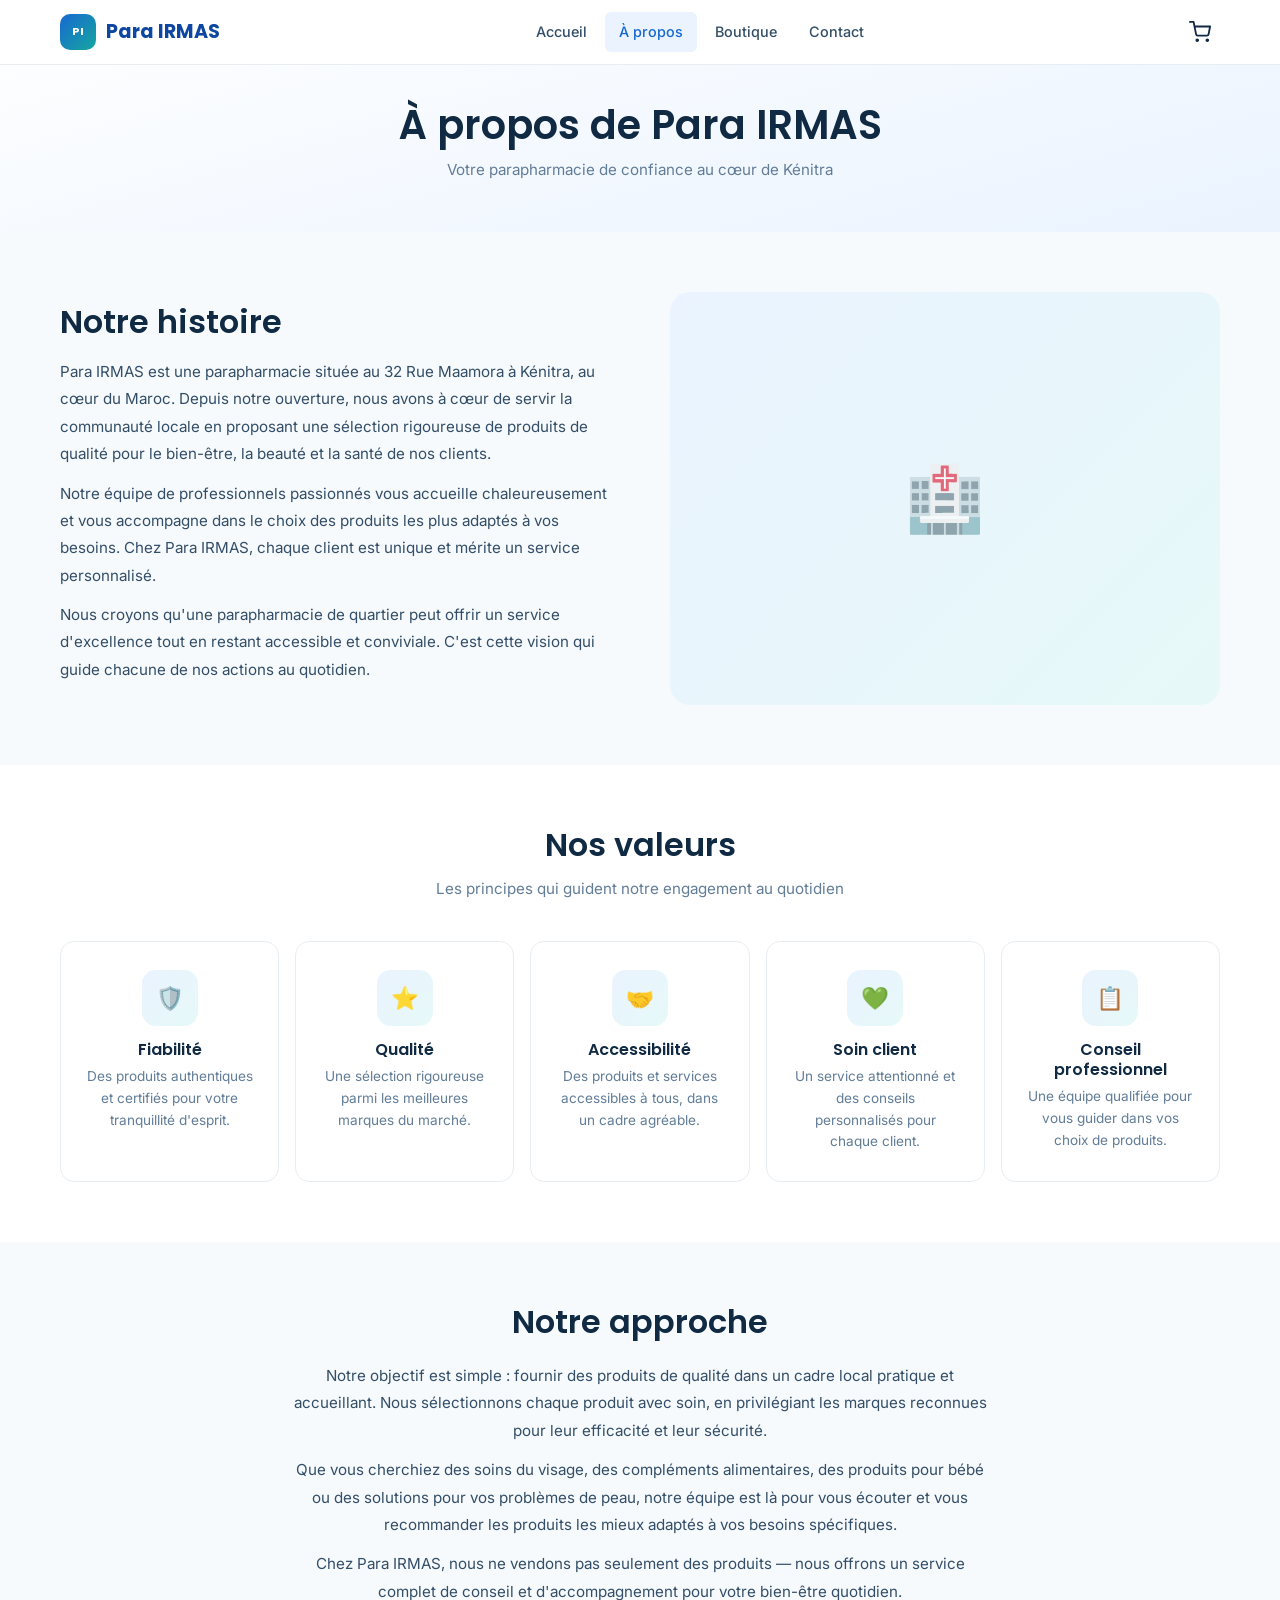
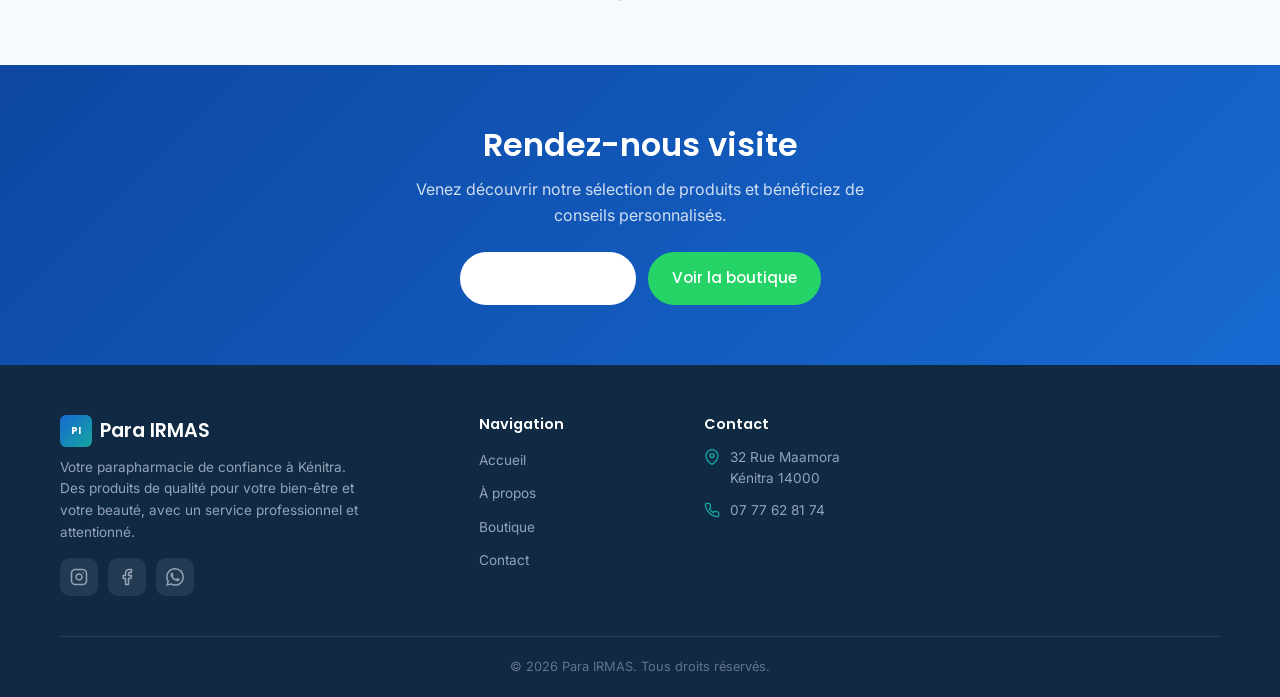
<file: about.html>
<!DOCTYPE html>
<html lang="fr">
<head>
  <meta charset="UTF-8">
  <meta name="viewport" content="width=device-width, initial-scale=1.0">
  <meta name="description" content="Découvrez Para IRMAS — votre parapharmacie de confiance à Kénitra. Notre histoire, nos valeurs et notre engagement.">
  <title>À propos — Para IRMAS</title>
  <link rel="preconnect" href="https://fonts.googleapis.com">
  <link rel="preconnect" href="https://fonts.gstatic.com" crossorigin>
  <link href="https://fonts.googleapis.com/css2?family=Inter:wght@400;500;600;700&family=Poppins:wght@500;600;700&display=swap" rel="stylesheet">
  <link rel="stylesheet" href="style.css">
</head>
<body>

  <!-- Navbar -->
  <nav class="navbar" role="navigation" aria-label="Navigation principale">
    <div class="navbar-inner">
      <a href="index.html" class="navbar-brand">
        <span class="brand-icon">PI</span>
        Para IRMAS
      </a>
      <div class="nav-links">
        <a href="index.html">Accueil</a>
        <a href="about.html" class="active">À propos</a>
        <a href="shop.html">Boutique</a>
        <a href="contact.html">Contact</a>
      </div>
      <div class="nav-right">
        <div class="cart-icon-wrapper" onclick="openCart()" role="button" aria-label="Ouvrir le panier" tabindex="0">
          <svg width="22" height="22" viewBox="0 0 24 24" fill="none" stroke="currentColor" stroke-width="2" stroke-linecap="round" stroke-linejoin="round"><circle cx="9" cy="21" r="1"></circle><circle cx="20" cy="21" r="1"></circle><path d="M1 1h4l2.68 13.39a2 2 0 0 0 2 1.61h9.72a2 2 0 0 0 2-1.61L23 6H6"></path></svg>
          <span class="cart-badge" style="display:none">0</span>
        </div>
        <button class="mobile-menu-toggle" aria-label="Menu mobile">
          <span></span>
        </button>
      </div>
    </div>
  </nav>
  <div class="nav-overlay"></div>

  <!-- Page Hero -->
  <section class="page-hero">
    <div class="container">
      <h1 class="reveal">À propos de Para IRMAS</h1>
      <p class="reveal">Votre parapharmacie de confiance au cœur de Kénitra</p>
    </div>
  </section>

  <!-- Our Story -->
  <section class="section">
    <div class="container">
      <div class="about-story">
        <div class="about-story-content reveal">
          <h2>Notre histoire</h2>
          <p>Para IRMAS est une parapharmacie située au 32 Rue Maamora à Kénitra, au cœur du Maroc. Depuis notre ouverture, nous avons à cœur de servir la communauté locale en proposant une sélection rigoureuse de produits de qualité pour le bien-être, la beauté et la santé de nos clients.</p>
          <p>Notre équipe de professionnels passionnés vous accueille chaleureusement et vous accompagne dans le choix des produits les plus adaptés à vos besoins. Chez Para IRMAS, chaque client est unique et mérite un service personnalisé.</p>
          <p>Nous croyons qu'une parapharmacie de quartier peut offrir un service d'excellence tout en restant accessible et conviviale. C'est cette vision qui guide chacune de nos actions au quotidien.</p>
        </div>
        <div class="about-story-image reveal">
          <div class="about-placeholder">🏥</div>
        </div>
      </div>
    </div>
  </section>

  <!-- Values -->
  <section class="section" style="background: var(--surface);">
    <div class="container">
      <div class="section-header reveal">
        <h2>Nos valeurs</h2>
        <p>Les principes qui guident notre engagement au quotidien</p>
      </div>
      <div class="values-grid">
        <div class="value-card reveal">
          <div class="value-icon">🛡️</div>
          <h3>Fiabilité</h3>
          <p>Des produits authentiques et certifiés pour votre tranquillité d'esprit.</p>
        </div>
        <div class="value-card reveal">
          <div class="value-icon">⭐</div>
          <h3>Qualité</h3>
          <p>Une sélection rigoureuse parmi les meilleures marques du marché.</p>
        </div>
        <div class="value-card reveal">
          <div class="value-icon">🤝</div>
          <h3>Accessibilité</h3>
          <p>Des produits et services accessibles à tous, dans un cadre agréable.</p>
        </div>
        <div class="value-card reveal">
          <div class="value-icon">💚</div>
          <h3>Soin client</h3>
          <p>Un service attentionné et des conseils personnalisés pour chaque client.</p>
        </div>
        <div class="value-card reveal">
          <div class="value-icon">📋</div>
          <h3>Conseil professionnel</h3>
          <p>Une équipe qualifiée pour vous guider dans vos choix de produits.</p>
        </div>
      </div>
    </div>
  </section>

  <!-- Approach -->
  <section class="section">
    <div class="container">
      <div class="approach-content reveal">
        <h2 style="text-align: center; margin-bottom: 20px;">Notre approche</h2>
        <p>Notre objectif est simple : fournir des produits de qualité dans un cadre local pratique et accueillant. Nous sélectionnons chaque produit avec soin, en privilégiant les marques reconnues pour leur efficacité et leur sécurité.</p>
        <p style="margin-top: 12px;">Que vous cherchiez des soins du visage, des compléments alimentaires, des produits pour bébé ou des solutions pour vos problèmes de peau, notre équipe est là pour vous écouter et vous recommander les produits les mieux adaptés à vos besoins spécifiques.</p>
        <p style="margin-top: 12px;">Chez Para IRMAS, nous ne vendons pas seulement des produits — nous offrons un service complet de conseil et d'accompagnement pour votre bien-être quotidien.</p>
      </div>
    </div>
  </section>

  <!-- CTA -->
  <section class="section" style="background: linear-gradient(135deg, var(--primary-dark), var(--primary)); text-align: center;">
    <div class="container reveal">
      <h2 style="color: #fff; margin-bottom: 12px;">Rendez-nous visite</h2>
      <p style="color: rgba(255,255,255,0.8); margin-bottom: 24px; max-width: 480px; margin-left: auto; margin-right: auto;">Venez découvrir notre sélection de produits et bénéficiez de conseils personnalisés.</p>
      <div style="display: flex; gap: 12px; justify-content: center; flex-wrap: wrap;">
        <a href="contact.html" class="btn btn-secondary" style="border-color: #fff; color: #fff;">Nous contacter</a>
        <a href="shop.html" class="btn btn-whatsapp">Voir la boutique</a>
      </div>
    </div>
  </section>

  <!-- Footer -->
  <footer class="footer">
    <div class="container">
      <div class="footer-grid">
        <div class="footer-brand">
          <h3><span class="brand-icon">PI</span> Para IRMAS</h3>
          <p>Votre parapharmacie de confiance à Kénitra. Des produits de qualité pour votre bien-être et votre beauté, avec un service professionnel et attentionné.</p>
          <div class="footer-social">
            <a href="#" aria-label="Instagram">
              <svg width="18" height="18" viewBox="0 0 24 24" fill="none" stroke="currentColor" stroke-width="2" stroke-linecap="round" stroke-linejoin="round"><rect x="2" y="2" width="20" height="20" rx="5" ry="5"></rect><path d="M16 11.37A4 4 0 1 1 12.63 8 4 4 0 0 1 16 11.37z"></path><line x1="17.5" y1="6.5" x2="17.51" y2="6.5"></line></svg>
            </a>
            <a href="#" aria-label="Facebook">
              <svg width="18" height="18" viewBox="0 0 24 24" fill="none" stroke="currentColor" stroke-width="2" stroke-linecap="round" stroke-linejoin="round"><path d="M18 2h-3a5 5 0 0 0-5 5v3H7v4h3v8h4v-8h3l1-4h-4V7a1 1 0 0 1 1-1h3z"></path></svg>
            </a>
            <a href="https://wa.me/212668313233" target="_blank" rel="noopener noreferrer" aria-label="WhatsApp">
              <svg width="18" height="18" viewBox="0 0 24 24" fill="currentColor"><path d="M17.472 14.382c-.297-.149-1.758-.867-2.03-.967-.273-.099-.471-.148-.67.15-.197.297-.767.966-.94 1.164-.173.199-.347.223-.644.075-.297-.15-1.255-.463-2.39-1.475-.883-.788-1.48-1.761-1.653-2.059-.173-.297-.018-.458.13-.606.134-.133.298-.347.446-.52.149-.174.198-.298.298-.497.099-.198.05-.371-.025-.52-.075-.149-.669-1.612-.916-2.207-.242-.579-.487-.5-.669-.51-.173-.008-.371-.01-.57-.01-.198 0-.52.074-.792.372-.272.297-1.04 1.016-1.04 2.479 0 1.462 1.065 2.875 1.213 3.074.149.198 2.096 3.2 5.077 4.487.709.306 1.262.489 1.694.625.712.227 1.36.195 1.871.118.571-.085 1.758-.719 2.006-1.413.248-.694.248-1.289.173-1.413-.074-.124-.272-.198-.57-.347m-5.421 7.403h-.004a9.87 9.87 0 01-5.031-1.378l-.361-.214-3.741.982.998-3.648-.235-.374a9.86 9.86 0 01-1.51-5.26c.001-5.45 4.436-9.884 9.888-9.884 2.64 0 5.122 1.03 6.988 2.898a9.825 9.825 0 012.893 6.994c-.003 5.45-4.437 9.884-9.885 9.884m8.413-18.297A11.815 11.815 0 0012.05 0C5.495 0 .16 5.335.157 11.892c0 2.096.547 4.142 1.588 5.945L.057 24l6.305-1.654a11.882 11.882 0 005.683 1.448h.005c6.554 0 11.89-5.335 11.893-11.893a11.821 11.821 0 00-3.48-8.413z"></path></svg>
            </a>
          </div>
        </div>
        <div class="footer-col">
          <h4>Navigation</h4>
          <ul>
            <li><a href="index.html">Accueil</a></li>
            <li><a href="about.html">À propos</a></li>
            <li><a href="shop.html">Boutique</a></li>
            <li><a href="contact.html">Contact</a></li>
          </ul>
        </div>
        <div class="footer-col">
          <h4>Contact</h4>
          <div class="footer-contact-item">
            <svg width="16" height="16" viewBox="0 0 24 24" fill="none" stroke="currentColor" stroke-width="2" stroke-linecap="round" stroke-linejoin="round"><path d="M21 10c0 7-9 13-9 13s-9-6-9-13a9 9 0 0 1 18 0z"></path><circle cx="12" cy="10" r="3"></circle></svg>
            <span>32 Rue Maamora<br>Kénitra 14000</span>
          </div>
          <div class="footer-contact-item">
            <svg width="16" height="16" viewBox="0 0 24 24" fill="none" stroke="currentColor" stroke-width="2" stroke-linecap="round" stroke-linejoin="round"><path d="M22 16.92v3a2 2 0 0 1-2.18 2 19.79 19.79 0 0 1-8.63-3.07 19.5 19.5 0 0 1-6-6 19.79 19.79 0 0 1-3.07-8.67A2 2 0 0 1 4.11 2h3a2 2 0 0 1 2 1.72 12.84 12.84 0 0 0 .7 2.81 2 2 0 0 1-.45 2.11L8.09 9.91a16 16 0 0 0 6 6l1.27-1.27a2 2 0 0 1 2.11-.45 12.84 12.84 0 0 0 2.81.7A2 2 0 0 1 22 16.92z"></path></svg>
            <a href="tel:0777628174">07 77 62 81 74</a>
          </div>
        </div>
      </div>
      <div class="footer-bottom">
        <p>&copy; 2026 Para IRMAS. Tous droits réservés.</p>
      </div>
    </div>
  </footer>

  <!-- Cart Drawer -->
  <div class="cart-overlay" onclick="closeCart()"></div>
  <div class="cart-drawer" role="dialog" aria-label="Panier">
    <div class="cart-drawer-header">
      <h3>
        <svg width="20" height="20" viewBox="0 0 24 24" fill="none" stroke="currentColor" stroke-width="2" stroke-linecap="round" stroke-linejoin="round"><circle cx="9" cy="21" r="1"></circle><circle cx="20" cy="21" r="1"></circle><path d="M1 1h4l2.68 13.39a2 2 0 0 0 2 1.61h9.72a2 2 0 0 0 2-1.61L23 6H6"></path></svg>
        Mon panier
      </h3>
      <button class="cart-close-btn" onclick="closeCart()" aria-label="Fermer le panier">
        <svg width="20" height="20" viewBox="0 0 24 24" fill="none" stroke="currentColor" stroke-width="2" stroke-linecap="round" stroke-linejoin="round"><line x1="18" y1="6" x2="6" y2="18"></line><line x1="6" y1="6" x2="18" y2="18"></line></svg>
      </button>
    </div>
    <div class="cart-items">
      <div class="cart-empty">
        <svg width="48" height="48" viewBox="0 0 24 24" fill="none" stroke="currentColor" stroke-width="1.5" stroke-linecap="round" stroke-linejoin="round"><circle cx="9" cy="21" r="1"></circle><circle cx="20" cy="21" r="1"></circle><path d="M1 1h4l2.68 13.39a2 2 0 0 0 2 1.61h9.72a2 2 0 0 0 2-1.61L23 6H6"></path></svg>
        <p>Votre panier est vide</p>
        <a href="shop.html" class="btn btn-primary btn-sm" onclick="closeCart()">Découvrir nos produits</a>
      </div>
    </div>
    <div class="cart-footer" style="display:none">
      <div class="cart-empty-msg">Veuillez ajouter des produits à votre panier d'abord.</div>
      <div class="cart-totals">
        <span class="cart-total-label">Total</span>
        <span class="cart-total-value">0 DH</span>
      </div>
      <button class="btn btn-whatsapp whatsapp-order-btn" onclick="orderViaWhatsApp()">
        <svg width="20" height="20" viewBox="0 0 24 24" fill="currentColor"><path d="M17.472 14.382c-.297-.149-1.758-.867-2.03-.967-.273-.099-.471-.148-.67.15-.197.297-.767.966-.94 1.164-.173.199-.347.223-.644.075-.297-.15-1.255-.463-2.39-1.475-.883-.788-1.48-1.761-1.653-2.059-.173-.297-.018-.458.13-.606.134-.133.298-.347.446-.52.149-.174.198-.298.298-.497.099-.198.05-.371-.025-.52-.075-.149-.669-1.612-.916-2.207-.242-.579-.487-.5-.669-.51-.173-.008-.371-.01-.57-.01-.198 0-.52.074-.792.372-.272.297-1.04 1.016-1.04 2.479 0 1.462 1.065 2.875 1.213 3.074.149.198 2.096 3.2 5.077 4.487.709.306 1.262.489 1.694.625.712.227 1.36.195 1.871.118.571-.085 1.758-.719 2.006-1.413.248-.694.248-1.289.173-1.413-.074-.124-.272-.198-.57-.347m-5.421 7.403h-.004a9.87 9.87 0 01-5.031-1.378l-.361-.214-3.741.982.998-3.648-.235-.374a9.86 9.86 0 01-1.51-5.26c.001-5.45 4.436-9.884 9.888-9.884 2.64 0 5.122 1.03 6.988 2.898a9.825 9.825 0 012.893 6.994c-.003 5.45-4.437 9.884-9.885 9.884m8.413-18.297A11.815 11.815 0 0012.05 0C5.495 0 .16 5.335.157 11.892c0 2.096.547 4.142 1.588 5.945L.057 24l6.305-1.654a11.882 11.882 0 005.683 1.448h.005c6.554 0 11.89-5.335 11.893-11.893a11.821 11.821 0 00-3.48-8.413z"></path></svg>
        Commander via WhatsApp
      </button>
    </div>
  </div>

  <script src="products.js"></script>
  <script src="cart.js"></script>
  <script src="script.js"></script>
</body>
</html>
</file>
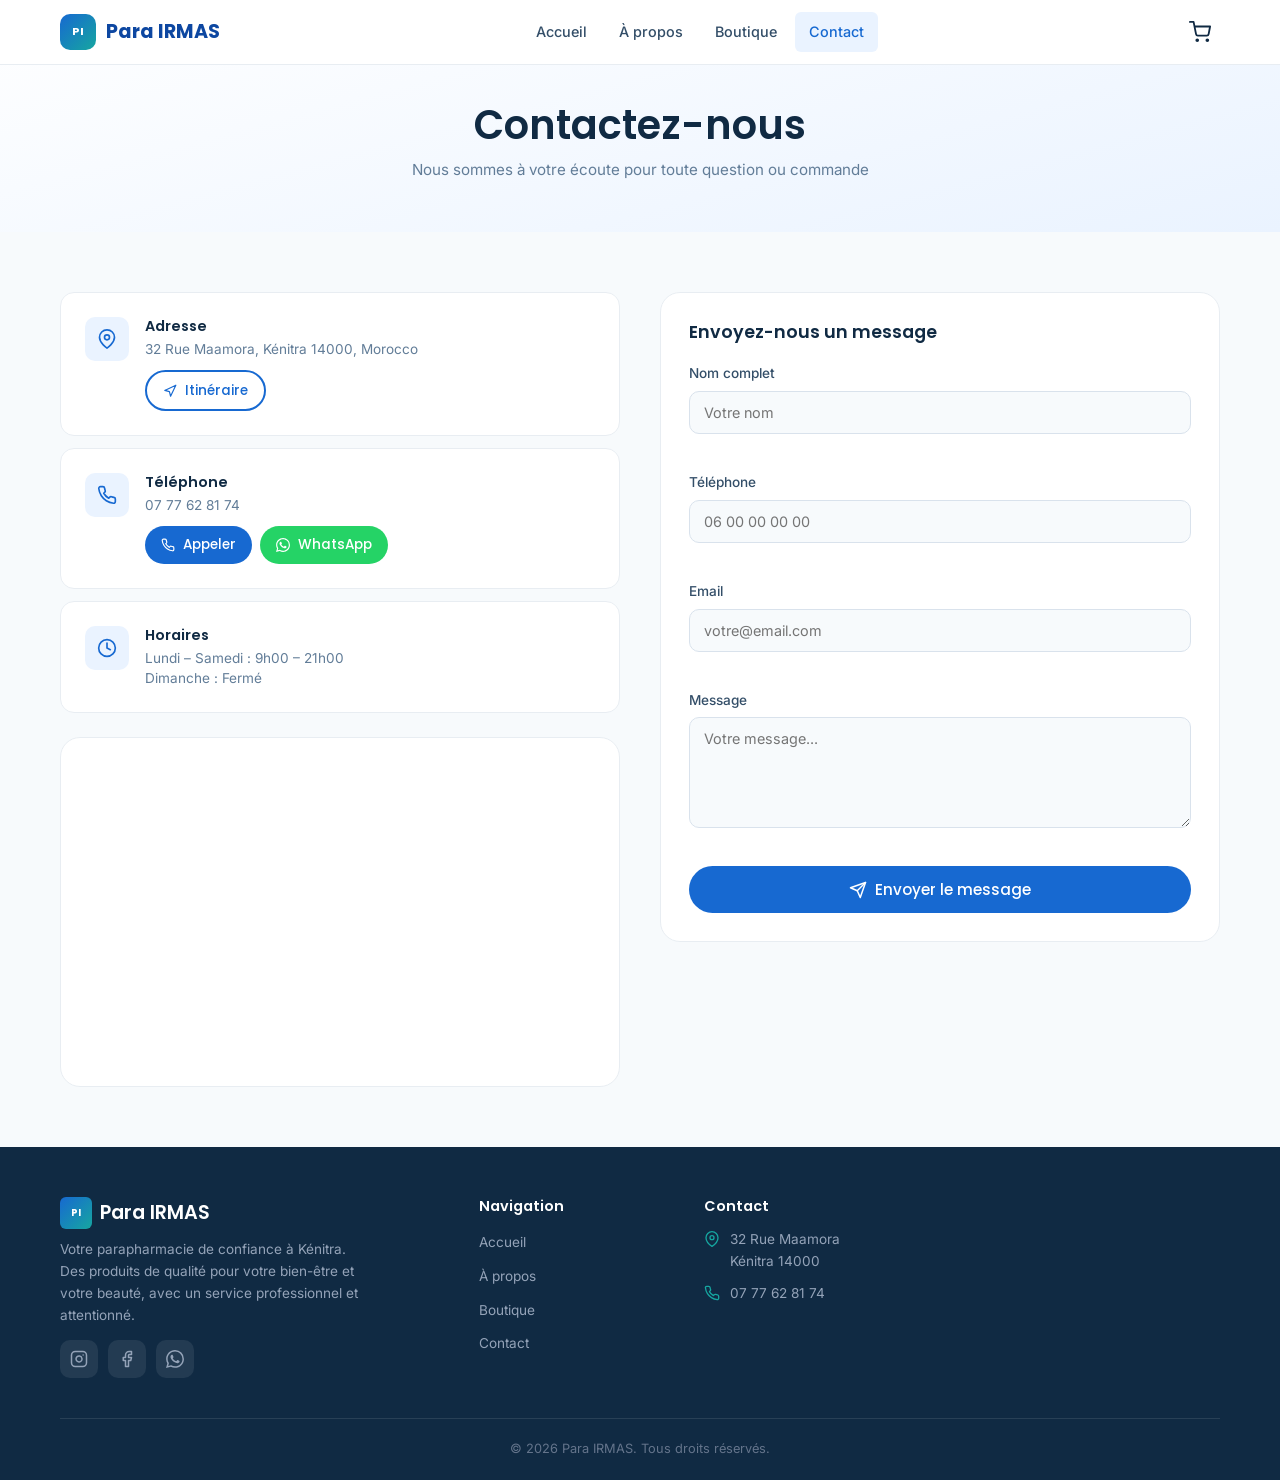
<file: contact.html>
<!DOCTYPE html>
<html lang="fr">
<head>
  <meta charset="UTF-8">
  <meta name="viewport" content="width=device-width, initial-scale=1.0">
  <meta name="description" content="Contactez Para IRMAS — Parapharmacie à Kénitra. Adresse, téléphone, WhatsApp et formulaire de contact.">
  <title>Contact — Para IRMAS</title>
  <link rel="preconnect" href="https://fonts.googleapis.com">
  <link rel="preconnect" href="https://fonts.gstatic.com" crossorigin>
  <link href="https://fonts.googleapis.com/css2?family=Inter:wght@400;500;600;700&family=Poppins:wght@500;600;700&display=swap" rel="stylesheet">
  <link rel="stylesheet" href="style.css">
</head>
<body>

  <!-- Navbar -->
  <nav class="navbar" role="navigation" aria-label="Navigation principale">
    <div class="navbar-inner">
      <a href="index.html" class="navbar-brand">
        <span class="brand-icon">PI</span>
        Para IRMAS
      </a>
      <div class="nav-links">
        <a href="index.html">Accueil</a>
        <a href="about.html">À propos</a>
        <a href="shop.html">Boutique</a>
        <a href="contact.html" class="active">Contact</a>
      </div>
      <div class="nav-right">
        <div class="cart-icon-wrapper" onclick="openCart()" role="button" aria-label="Ouvrir le panier" tabindex="0">
          <svg width="22" height="22" viewBox="0 0 24 24" fill="none" stroke="currentColor" stroke-width="2" stroke-linecap="round" stroke-linejoin="round"><circle cx="9" cy="21" r="1"></circle><circle cx="20" cy="21" r="1"></circle><path d="M1 1h4l2.68 13.39a2 2 0 0 0 2 1.61h9.72a2 2 0 0 0 2-1.61L23 6H6"></path></svg>
          <span class="cart-badge" style="display:none">0</span>
        </div>
        <button class="mobile-menu-toggle" aria-label="Menu mobile">
          <span></span>
        </button>
      </div>
    </div>
  </nav>
  <div class="nav-overlay"></div>

  <!-- Page Hero -->
  <section class="page-hero">
    <div class="container">
      <h1 class="reveal">Contactez-nous</h1>
      <p class="reveal">Nous sommes à votre écoute pour toute question ou commande</p>
    </div>
  </section>

  <!-- Contact Content -->
  <section class="section">
    <div class="container">
      <div class="contact-grid">
        <!-- Left Column -->
        <div>
          <!-- Info Cards -->
          <div class="contact-info-cards reveal">
            <div class="contact-card">
              <div class="contact-card-icon">
                <svg width="20" height="20" viewBox="0 0 24 24" fill="none" stroke="currentColor" stroke-width="2" stroke-linecap="round" stroke-linejoin="round"><path d="M21 10c0 7-9 13-9 13s-9-6-9-13a9 9 0 0 1 18 0z"></path><circle cx="12" cy="10" r="3"></circle></svg>
              </div>
              <div>
                <h4>Adresse</h4>
                <p>32 Rue Maamora, Kénitra 14000, Morocco</p>
                <div class="contact-actions">
                  <a href="https://www.google.com/maps/search/32+Rue+Maamora+Kenitra" target="_blank" rel="noopener noreferrer" class="btn btn-sm btn-secondary">
                    <svg width="14" height="14" viewBox="0 0 24 24" fill="none" stroke="currentColor" stroke-width="2" stroke-linecap="round" stroke-linejoin="round"><polygon points="3 11 22 2 13 21 11 13 3 11"></polygon></svg>
                    Itinéraire
                  </a>
                </div>
              </div>
            </div>
            <div class="contact-card">
              <div class="contact-card-icon">
                <svg width="20" height="20" viewBox="0 0 24 24" fill="none" stroke="currentColor" stroke-width="2" stroke-linecap="round" stroke-linejoin="round"><path d="M22 16.92v3a2 2 0 0 1-2.18 2 19.79 19.79 0 0 1-8.63-3.07 19.5 19.5 0 0 1-6-6 19.79 19.79 0 0 1-3.07-8.67A2 2 0 0 1 4.11 2h3a2 2 0 0 1 2 1.72 12.84 12.84 0 0 0 .7 2.81 2 2 0 0 1-.45 2.11L8.09 9.91a16 16 0 0 0 6 6l1.27-1.27a2 2 0 0 1 2.11-.45 12.84 12.84 0 0 0 2.81.7A2 2 0 0 1 22 16.92z"></path></svg>
              </div>
              <div>
                <h4>Téléphone</h4>
                <p>07 77 62 81 74</p>
                <div class="contact-actions">
                  <a href="tel:0777628174" class="btn btn-sm btn-primary">
                    <svg width="14" height="14" viewBox="0 0 24 24" fill="none" stroke="currentColor" stroke-width="2" stroke-linecap="round" stroke-linejoin="round"><path d="M22 16.92v3a2 2 0 0 1-2.18 2 19.79 19.79 0 0 1-8.63-3.07 19.5 19.5 0 0 1-6-6 19.79 19.79 0 0 1-3.07-8.67A2 2 0 0 1 4.11 2h3a2 2 0 0 1 2 1.72 12.84 12.84 0 0 0 .7 2.81 2 2 0 0 1-.45 2.11L8.09 9.91a16 16 0 0 0 6 6l1.27-1.27a2 2 0 0 1 2.11-.45 12.84 12.84 0 0 0 2.81.7A2 2 0 0 1 22 16.92z"></path></svg>
                    Appeler
                  </a>
                  <a href="https://wa.me/212777628174" target="_blank" rel="noopener noreferrer" class="btn btn-sm btn-whatsapp">
                    <svg width="14" height="14" viewBox="0 0 24 24" fill="currentColor"><path d="M17.472 14.382c-.297-.149-1.758-.867-2.03-.967-.273-.099-.471-.148-.67.15-.197.297-.767.966-.94 1.164-.173.199-.347.223-.644.075-.297-.15-1.255-.463-2.39-1.475-.883-.788-1.48-1.761-1.653-2.059-.173-.297-.018-.458.13-.606.134-.133.298-.347.446-.52.149-.174.198-.298.298-.497.099-.198.05-.371-.025-.52-.075-.149-.669-1.612-.916-2.207-.242-.579-.487-.5-.669-.51-.173-.008-.371-.01-.57-.01-.198 0-.52.074-.792.372-.272.297-1.04 1.016-1.04 2.479 0 1.462 1.065 2.875 1.213 3.074.149.198 2.096 3.2 5.077 4.487.709.306 1.262.489 1.694.625.712.227 1.36.195 1.871.118.571-.085 1.758-.719 2.006-1.413.248-.694.248-1.289.173-1.413-.074-.124-.272-.198-.57-.347m-5.421 7.403h-.004a9.87 9.87 0 01-5.031-1.378l-.361-.214-3.741.982.998-3.648-.235-.374a9.86 9.86 0 01-1.51-5.26c.001-5.45 4.436-9.884 9.888-9.884 2.64 0 5.122 1.03 6.988 2.898a9.825 9.825 0 012.893 6.994c-.003 5.45-4.437 9.884-9.885 9.884m8.413-18.297A11.815 11.815 0 0012.05 0C5.495 0 .16 5.335.157 11.892c0 2.096.547 4.142 1.588 5.945L.057 24l6.305-1.654a11.882 11.882 0 005.683 1.448h.005c6.554 0 11.89-5.335 11.893-11.893a11.821 11.821 0 00-3.48-8.413z"></path></svg>
                    WhatsApp
                  </a>
                </div>
              </div>
            </div>
            <div class="contact-card">
              <div class="contact-card-icon">
                <svg width="20" height="20" viewBox="0 0 24 24" fill="none" stroke="currentColor" stroke-width="2" stroke-linecap="round" stroke-linejoin="round"><circle cx="12" cy="12" r="10"></circle><polyline points="12 6 12 12 16 14"></polyline></svg>
              </div>
              <div>
                <h4>Horaires</h4>
                <p>Lundi – Samedi : 9h00 – 21h00</p>
                <p>Dimanche : Fermé</p>
              </div>
            </div>
          </div>

          <!-- Map -->
          <div class="map-container reveal" style="margin-top: 24px;">
            <iframe
              src="https://www.google.com/maps/embed?pb=!1m18!1m12!1m3!1d3303.0!2d-6.58!3d34.26!2m3!1f0!2f0!3f0!3m2!1i1024!2i768!4f13.1!3m3!1m2!1s0x0%3A0x0!2zMzTCsDE1JzQzLjIiTiA2wrAzNCc0OC4wIlc!5e0!3m2!1sfr!2sma!4v1!5m2!1sfr!2sma&q=32+Rue+Maamora+Kenitra"
              width="100%"
              height="100%"
              style="border:0;"
              allowfullscreen=""
              loading="lazy"
              referrerpolicy="no-referrer-when-downgrade"
              title="Localisation Para IRMAS sur Google Maps">
            </iframe>
          </div>
        </div>

        <!-- Right Column - Form -->
        <div>
          <div class="contact-form-wrapper reveal">
            <h3>Envoyez-nous un message</h3>
            <form class="contact-form" novalidate>
              <div class="form-group">
                <label for="name">Nom complet</label>
                <input type="text" id="name" name="name" required placeholder="Votre nom">
                <span class="field-error"></span>
              </div>
              <div class="form-group">
                <label for="phone">Téléphone</label>
                <input type="tel" id="phone" name="phone" placeholder="06 00 00 00 00">
                <span class="field-error"></span>
              </div>
              <div class="form-group">
                <label for="email">Email</label>
                <input type="email" id="email" name="email" placeholder="votre@email.com">
                <span class="field-error"></span>
              </div>
              <div class="form-group">
                <label for="message">Message</label>
                <textarea id="message" name="message" rows="5" required placeholder="Votre message..."></textarea>
                <span class="field-error"></span>
              </div>
              <button type="submit" class="btn btn-primary" style="width:100%;">
                <svg width="18" height="18" viewBox="0 0 24 24" fill="none" stroke="currentColor" stroke-width="2" stroke-linecap="round" stroke-linejoin="round"><line x1="22" y1="2" x2="11" y2="13"></line><polygon points="22 2 15 22 11 13 2 9 22 2"></polygon></svg>
                Envoyer le message
              </button>
            </form>
            <div class="form-success">
              <svg width="48" height="48" viewBox="0 0 24 24" fill="none" stroke="currentColor" stroke-width="2" stroke-linecap="round" stroke-linejoin="round"><path d="M22 11.08V12a10 10 0 1 1-5.93-9.14"></path><polyline points="22 4 12 14.01 9 11.01"></polyline></svg>
              <h3>Message envoyé !</h3>
              <p>Merci pour votre message. Nous vous répondrons dans les plus brefs délais.</p>
            </div>
          </div>
        </div>
      </div>
    </div>
  </section>

  <!-- Footer -->
  <footer class="footer">
    <div class="container">
      <div class="footer-grid">
        <div class="footer-brand">
          <h3><span class="brand-icon">PI</span> Para IRMAS</h3>
          <p>Votre parapharmacie de confiance à Kénitra. Des produits de qualité pour votre bien-être et votre beauté, avec un service professionnel et attentionné.</p>
          <div class="footer-social">
            <a href="#" aria-label="Instagram">
              <svg width="18" height="18" viewBox="0 0 24 24" fill="none" stroke="currentColor" stroke-width="2" stroke-linecap="round" stroke-linejoin="round"><rect x="2" y="2" width="20" height="20" rx="5" ry="5"></rect><path d="M16 11.37A4 4 0 1 1 12.63 8 4 4 0 0 1 16 11.37z"></path><line x1="17.5" y1="6.5" x2="17.51" y2="6.5"></line></svg>
            </a>
            <a href="#" aria-label="Facebook">
              <svg width="18" height="18" viewBox="0 0 24 24" fill="none" stroke="currentColor" stroke-width="2" stroke-linecap="round" stroke-linejoin="round"><path d="M18 2h-3a5 5 0 0 0-5 5v3H7v4h3v8h4v-8h3l1-4h-4V7a1 1 0 0 1 1-1h3z"></path></svg>
            </a>
            <a href="https://wa.me/212668313233" target="_blank" rel="noopener noreferrer" aria-label="WhatsApp">
              <svg width="18" height="18" viewBox="0 0 24 24" fill="currentColor"><path d="M17.472 14.382c-.297-.149-1.758-.867-2.03-.967-.273-.099-.471-.148-.67.15-.197.297-.767.966-.94 1.164-.173.199-.347.223-.644.075-.297-.15-1.255-.463-2.39-1.475-.883-.788-1.48-1.761-1.653-2.059-.173-.297-.018-.458.13-.606.134-.133.298-.347.446-.52.149-.174.198-.298.298-.497.099-.198.05-.371-.025-.52-.075-.149-.669-1.612-.916-2.207-.242-.579-.487-.5-.669-.51-.173-.008-.371-.01-.57-.01-.198 0-.52.074-.792.372-.272.297-1.04 1.016-1.04 2.479 0 1.462 1.065 2.875 1.213 3.074.149.198 2.096 3.2 5.077 4.487.709.306 1.262.489 1.694.625.712.227 1.36.195 1.871.118.571-.085 1.758-.719 2.006-1.413.248-.694.248-1.289.173-1.413-.074-.124-.272-.198-.57-.347m-5.421 7.403h-.004a9.87 9.87 0 01-5.031-1.378l-.361-.214-3.741.982.998-3.648-.235-.374a9.86 9.86 0 01-1.51-5.26c.001-5.45 4.436-9.884 9.888-9.884 2.64 0 5.122 1.03 6.988 2.898a9.825 9.825 0 012.893 6.994c-.003 5.45-4.437 9.884-9.885 9.884m8.413-18.297A11.815 11.815 0 0012.05 0C5.495 0 .16 5.335.157 11.892c0 2.096.547 4.142 1.588 5.945L.057 24l6.305-1.654a11.882 11.882 0 005.683 1.448h.005c6.554 0 11.89-5.335 11.893-11.893a11.821 11.821 0 00-3.48-8.413z"></path></svg>
            </a>
          </div>
        </div>
        <div class="footer-col">
          <h4>Navigation</h4>
          <ul>
            <li><a href="index.html">Accueil</a></li>
            <li><a href="about.html">À propos</a></li>
            <li><a href="shop.html">Boutique</a></li>
            <li><a href="contact.html">Contact</a></li>
          </ul>
        </div>
        <div class="footer-col">
          <h4>Contact</h4>
          <div class="footer-contact-item">
            <svg width="16" height="16" viewBox="0 0 24 24" fill="none" stroke="currentColor" stroke-width="2" stroke-linecap="round" stroke-linejoin="round"><path d="M21 10c0 7-9 13-9 13s-9-6-9-13a9 9 0 0 1 18 0z"></path><circle cx="12" cy="10" r="3"></circle></svg>
            <span>32 Rue Maamora<br>Kénitra 14000</span>
          </div>
          <div class="footer-contact-item">
            <svg width="16" height="16" viewBox="0 0 24 24" fill="none" stroke="currentColor" stroke-width="2" stroke-linecap="round" stroke-linejoin="round"><path d="M22 16.92v3a2 2 0 0 1-2.18 2 19.79 19.79 0 0 1-8.63-3.07 19.5 19.5 0 0 1-6-6 19.79 19.79 0 0 1-3.07-8.67A2 2 0 0 1 4.11 2h3a2 2 0 0 1 2 1.72 12.84 12.84 0 0 0 .7 2.81 2 2 0 0 1-.45 2.11L8.09 9.91a16 16 0 0 0 6 6l1.27-1.27a2 2 0 0 1 2.11-.45 12.84 12.84 0 0 0 2.81.7A2 2 0 0 1 22 16.92z"></path></svg>
            <a href="tel:0777628174">07 77 62 81 74</a>
          </div>
        </div>
      </div>
      <div class="footer-bottom">
        <p>&copy; 2026 Para IRMAS. Tous droits réservés.</p>
      </div>
    </div>
  </footer>

  <!-- Cart Drawer -->
  <div class="cart-overlay" onclick="closeCart()"></div>
  <div class="cart-drawer" role="dialog" aria-label="Panier">
    <div class="cart-drawer-header">
      <h3>
        <svg width="20" height="20" viewBox="0 0 24 24" fill="none" stroke="currentColor" stroke-width="2" stroke-linecap="round" stroke-linejoin="round"><circle cx="9" cy="21" r="1"></circle><circle cx="20" cy="21" r="1"></circle><path d="M1 1h4l2.68 13.39a2 2 0 0 0 2 1.61h9.72a2 2 0 0 0 2-1.61L23 6H6"></path></svg>
        Mon panier
      </h3>
      <button class="cart-close-btn" onclick="closeCart()" aria-label="Fermer le panier">
        <svg width="20" height="20" viewBox="0 0 24 24" fill="none" stroke="currentColor" stroke-width="2" stroke-linecap="round" stroke-linejoin="round"><line x1="18" y1="6" x2="6" y2="18"></line><line x1="6" y1="6" x2="18" y2="18"></line></svg>
      </button>
    </div>
    <div class="cart-items">
      <div class="cart-empty">
        <svg width="48" height="48" viewBox="0 0 24 24" fill="none" stroke="currentColor" stroke-width="1.5" stroke-linecap="round" stroke-linejoin="round"><circle cx="9" cy="21" r="1"></circle><circle cx="20" cy="21" r="1"></circle><path d="M1 1h4l2.68 13.39a2 2 0 0 0 2 1.61h9.72a2 2 0 0 0 2-1.61L23 6H6"></path></svg>
        <p>Votre panier est vide</p>
        <a href="shop.html" class="btn btn-primary btn-sm" onclick="closeCart()">Découvrir nos produits</a>
      </div>
    </div>
    <div class="cart-footer" style="display:none">
      <div class="cart-empty-msg">Veuillez ajouter des produits à votre panier d'abord.</div>
      <div class="cart-totals">
        <span class="cart-total-label">Total</span>
        <span class="cart-total-value">0 DH</span>
      </div>
      <button class="btn btn-whatsapp whatsapp-order-btn" onclick="orderViaWhatsApp()">
        <svg width="20" height="20" viewBox="0 0 24 24" fill="currentColor"><path d="M17.472 14.382c-.297-.149-1.758-.867-2.03-.967-.273-.099-.471-.148-.67.15-.197.297-.767.966-.94 1.164-.173.199-.347.223-.644.075-.297-.15-1.255-.463-2.39-1.475-.883-.788-1.48-1.761-1.653-2.059-.173-.297-.018-.458.13-.606.134-.133.298-.347.446-.52.149-.174.198-.298.298-.497.099-.198.05-.371-.025-.52-.075-.149-.669-1.612-.916-2.207-.242-.579-.487-.5-.669-.51-.173-.008-.371-.01-.57-.01-.198 0-.52.074-.792.372-.272.297-1.04 1.016-1.04 2.479 0 1.462 1.065 2.875 1.213 3.074.149.198 2.096 3.2 5.077 4.487.709.306 1.262.489 1.694.625.712.227 1.36.195 1.871.118.571-.085 1.758-.719 2.006-1.413.248-.694.248-1.289.173-1.413-.074-.124-.272-.198-.57-.347m-5.421 7.403h-.004a9.87 9.87 0 01-5.031-1.378l-.361-.214-3.741.982.998-3.648-.235-.374a9.86 9.86 0 01-1.51-5.26c.001-5.45 4.436-9.884 9.888-9.884 2.64 0 5.122 1.03 6.988 2.898a9.825 9.825 0 012.893 6.994c-.003 5.45-4.437 9.884-9.885 9.884m8.413-18.297A11.815 11.815 0 0012.05 0C5.495 0 .16 5.335.157 11.892c0 2.096.547 4.142 1.588 5.945L.057 24l6.305-1.654a11.882 11.882 0 005.683 1.448h.005c6.554 0 11.89-5.335 11.893-11.893a11.821 11.821 0 00-3.48-8.413z"></path></svg>
        Commander via WhatsApp
      </button>
    </div>
  </div>

  <script src="products.js"></script>
  <script src="cart.js"></script>
  <script src="script.js"></script>
</body>
</html>
</file>
<file: style.css>
/* ============================================
   Para IRMAS — style.css
   Design Strategy:
   A clean, medical-inspired design system built
   for a Moroccan parapharmacy. Mobile-first with
   crisp blue as the primary color, white surfaces,
   subtle teal accents, and generous spacing.
   Typography uses Poppins for headings and Inter
   for body text. Cards use soft shadows and
   rounded corners. Animations are controlled
   and purposeful — fade-up reveals on scroll,
   subtle hover elevations, and cart feedback.
   The palette communicates trust, professionalism,
   and approachable local retail. Dark navy text
   on white with blue accent sections for rhythm.
   ============================================ */

/* ---- CSS Custom Properties ---- */
:root {
  --primary: #1769D1;
  --primary-dark: #0D47A1;
  --primary-light: #EAF3FF;
  --primary-hover: #1558B5;
  --accent: #16A6A0;
  --accent-light: #E6F9F8;
  --background: #F7FAFC;
  --surface: #FFFFFF;
  --text: #102A43;
  --text-secondary: #334E68;
  --muted: #627D98;
  --border: #D9E2EC;
  --border-light: #E8EDF2;
  --success: #25D366;
  --success-dark: #1DA851;
  --danger: #E53E3E;
  --warning: #F6AD55;

  --shadow-xs: 0 1px 2px rgba(16,42,67,0.05);
  --shadow-sm: 0 1px 3px rgba(16,42,67,0.08), 0 1px 2px rgba(16,42,67,0.04);
  --shadow-md: 0 4px 6px -1px rgba(16,42,67,0.08), 0 2px 4px -1px rgba(16,42,67,0.04);
  --shadow-lg: 0 10px 15px -3px rgba(16,42,67,0.08), 0 4px 6px -2px rgba(16,42,67,0.04);
  --shadow-xl: 0 20px 25px -5px rgba(16,42,67,0.1), 0 10px 10px -5px rgba(16,42,67,0.04);

  --radius-sm: 6px;
  --radius-md: 10px;
  --radius-lg: 14px;
  --radius-xl: 20px;
  --radius-full: 9999px;

  --font-heading: 'Poppins', sans-serif;
  --font-body: 'Inter', sans-serif;

  --container-max: 1200px;
  --container-padding: 20px;

  --transition-fast: 150ms ease;
  --transition-base: 250ms ease;
  --transition-slow: 400ms ease;
}

/* ---- Reset & Base ---- */
*, *::before, *::after {
  margin: 0;
  padding: 0;
  box-sizing: border-box;
}

html {
  scroll-behavior: smooth;
  -webkit-text-size-adjust: 100%;
}

body {
  font-family: var(--font-body);
  color: var(--text);
  background: var(--background);
  line-height: 1.6;
  -webkit-font-smoothing: antialiased;
  -moz-osx-font-smoothing: grayscale;
  overflow-x: hidden;
}

body.loaded {
  animation: fadeIn 0.4s ease forwards;
}

@keyframes fadeIn {
  from { opacity: 0; }
  to { opacity: 1; }
}

img {
  max-width: 100%;
  height: auto;
  display: block;
}

a {
  text-decoration: none;
  color: inherit;
  transition: color var(--transition-fast);
}

button {
  border: none;
  background: none;
  cursor: pointer;
  font-family: inherit;
  font-size: inherit;
}

ul, ol {
  list-style: none;
}

h1, h2, h3, h4, h5, h6 {
  font-family: var(--font-heading);
  font-weight: 600;
  line-height: 1.25;
  color: var(--text);
}

h1 { font-size: clamp(1.75rem, 4vw, 2.75rem); }
h2 { font-size: clamp(1.4rem, 3vw, 2rem); }
h3 { font-size: clamp(1.1rem, 2vw, 1.25rem); }

/* ---- Utility ---- */
.container {
  max-width: var(--container-max);
  margin: 0 auto;
  padding: 0 var(--container-padding);
}

.section {
  padding: 60px 0;
}

.section-header {
  text-align: center;
  margin-bottom: 40px;
}

.section-header h2 {
  margin-bottom: 12px;
}

.section-header p {
  color: var(--muted);
  max-width: 560px;
  margin: 0 auto;
  font-size: 0.95rem;
}

/* ---- Buttons ---- */
.btn {
  display: inline-flex;
  align-items: center;
  justify-content: center;
  gap: 8px;
  padding: 12px 24px;
  border-radius: var(--radius-full);
  font-family: var(--font-heading);
  font-weight: 500;
  font-size: 0.95rem;
  transition: all var(--transition-base);
  white-space: nowrap;
}

.btn-primary {
  background: var(--primary);
  color: #fff;
}

.btn-primary:hover {
  background: var(--primary-dark);
  transform: translateY(-1px);
  box-shadow: var(--shadow-md);
}

.btn-secondary {
  background: var(--surface);
  color: var(--primary);
  border: 2px solid var(--primary);
}

.btn-secondary:hover {
  background: var(--primary-light);
  transform: translateY(-1px);
}

.btn-whatsapp {
  background: var(--success);
  color: #fff;
}

.btn-whatsapp:hover {
  background: var(--success-dark);
  transform: translateY(-1px);
  box-shadow: var(--shadow-md);
}

.btn-sm {
  padding: 8px 16px;
  font-size: 0.85rem;
}

.btn-icon {
  width: 42px;
  height: 42px;
  padding: 0;
  border-radius: var(--radius-md);
}

/* ---- Scroll Reveal ---- */
.reveal {
  opacity: 0;
  transform: translateY(24px);
  transition: opacity 0.6s ease, transform 0.6s ease;
}

.reveal.revealed {
  opacity: 1;
  transform: translateY(0);
}

@media (prefers-reduced-motion: reduce) {
  .reveal {
    opacity: 1;
    transform: none;
    transition: none;
  }
  body { animation: none; }
}

/* ============================================
   NAVBAR
   ============================================ */
.navbar {
  position: fixed;
  top: 0;
  left: 0;
  right: 0;
  z-index: 1000;
  background: rgba(255,255,255,0.95);
  backdrop-filter: blur(12px);
  -webkit-backdrop-filter: blur(12px);
  border-bottom: 1px solid var(--border-light);
  transition: all var(--transition-base);
}

.navbar.scrolled {
  box-shadow: var(--shadow-sm);
}

.navbar-inner {
  display: flex;
  align-items: center;
  justify-content: space-between;
  height: 64px;
  max-width: var(--container-max);
  margin: 0 auto;
  padding: 0 var(--container-padding);
}

.navbar-brand {
  display: flex;
  align-items: center;
  gap: 10px;
  font-family: var(--font-heading);
  font-weight: 700;
  font-size: 1.2rem;
  color: var(--primary-dark);
}

.navbar-brand .brand-icon {
  width: 36px;
  height: 36px;
  background: linear-gradient(135deg, var(--primary), var(--accent));
  border-radius: var(--radius-md);
  display: flex;
  align-items: center;
  justify-content: center;
  color: #fff;
  font-size: 0.7rem;
  font-weight: 700;
  letter-spacing: 0.5px;
}

.nav-links {
  display: flex;
  align-items: center;
  gap: 4px;
}

.nav-links a {
  padding: 8px 14px;
  border-radius: var(--radius-sm);
  font-size: 0.9rem;
  font-weight: 500;
  color: var(--text-secondary);
  transition: all var(--transition-fast);
}

.nav-links a:hover,
.nav-links a.active {
  color: var(--primary);
  background: var(--primary-light);
}

.nav-right {
  display: flex;
  align-items: center;
  gap: 8px;
}

.cart-icon-wrapper {
  position: relative;
  width: 40px;
  height: 40px;
  display: flex;
  align-items: center;
  justify-content: center;
  border-radius: var(--radius-md);
  transition: all var(--transition-fast);
  cursor: pointer;
}

.cart-icon-wrapper:hover {
  background: var(--primary-light);
}

.cart-icon-wrapper.bounce {
  animation: cartBounce 0.5s ease;
}

@keyframes cartBounce {
  0%, 100% { transform: scale(1); }
  30% { transform: scale(1.2); }
  60% { transform: scale(0.95); }
}

.cart-badge {
  position: absolute;
  top: 2px;
  right: 2px;
  min-width: 18px;
  height: 18px;
  background: var(--danger);
  color: #fff;
  font-size: 0.65rem;
  font-weight: 700;
  border-radius: var(--radius-full);
  display: flex;
  align-items: center;
  justify-content: center;
  padding: 0 4px;
  transition: all var(--transition-fast);
}

.cart-badge.pulse {
  animation: badgePulse 0.5s ease;
}

@keyframes badgePulse {
  0%, 100% { transform: scale(1); }
  50% { transform: scale(1.3); }
}

/* Mobile Menu Toggle */
.mobile-menu-toggle {
  display: none;
  width: 40px;
  height: 40px;
  align-items: center;
  justify-content: center;
  border-radius: var(--radius-md);
  z-index: 1001;
}

.mobile-menu-toggle span {
  display: block;
  width: 22px;
  height: 2px;
  background: var(--text);
  border-radius: 2px;
  transition: all var(--transition-base);
  position: relative;
}

.mobile-menu-toggle span::before,
.mobile-menu-toggle span::after {
  content: '';
  position: absolute;
  width: 100%;
  height: 100%;
  background: inherit;
  border-radius: inherit;
  transition: all var(--transition-base);
}

.mobile-menu-toggle span::before { top: -7px; }
.mobile-menu-toggle span::after { top: 7px; }

.mobile-menu-toggle.active span {
  background: transparent;
}

.mobile-menu-toggle.active span::before {
  top: 0;
  transform: rotate(45deg);
  background: var(--text);
}

.mobile-menu-toggle.active span::after {
  top: 0;
  transform: rotate(-45deg);
  background: var(--text);
}

.nav-overlay {
  display: none;
}

@media (max-width: 768px) {
  .mobile-menu-toggle {
    display: flex;
  }

  .nav-links {
    position: fixed;
    top: 0;
    right: -100%;
    width: 280px;
    height: 100vh;
    background: var(--surface);
    flex-direction: column;
    align-items: stretch;
    padding: 80px 24px 24px;
    gap: 4px;
    transition: right var(--transition-slow);
    box-shadow: var(--shadow-xl);
    z-index: 999;
  }

  .nav-links.open {
    right: 0;
  }

  .nav-links a {
    padding: 14px 16px;
    font-size: 1rem;
    border-radius: var(--radius-md);
  }

  .nav-overlay {
    display: block;
    position: fixed;
    inset: 0;
    background: rgba(16,42,67,0.4);
    z-index: 998;
    opacity: 0;
    pointer-events: none;
    transition: opacity var(--transition-slow);
  }

  .nav-overlay.open {
    opacity: 1;
    pointer-events: all;
  }
}

/* ============================================
   HERO
   ============================================ */
.hero {
  position: relative;
  min-height: 90vh;
  display: flex;
  align-items: center;
  padding-top: 64px;
  overflow: hidden;
  background: linear-gradient(165deg, #fff 0%, var(--primary-light) 50%, var(--accent-light) 100%);
}

.hero::before {
  content: '';
  position: absolute;
  top: -120px;
  right: -120px;
  width: 400px;
  height: 400px;
  border-radius: 50%;
  background: radial-gradient(circle, rgba(23,105,209,0.06) 0%, transparent 70%);
  pointer-events: none;
}

.hero::after {
  content: '';
  position: absolute;
  bottom: -80px;
  left: -80px;
  width: 300px;
  height: 300px;
  border-radius: 50%;
  background: radial-gradient(circle, rgba(22,166,160,0.05) 0%, transparent 70%);
  pointer-events: none;
}

.hero-inner {
  display: grid;
  grid-template-columns: 1fr;
  gap: 40px;
  align-items: center;
  max-width: var(--container-max);
  margin: 0 auto;
  padding: 40px var(--container-padding);
}

.hero-content {
  text-align: center;
  order: 2;
}

.hero-badge {
  display: inline-flex;
  align-items: center;
  gap: 6px;
  background: var(--surface);
  border: 1px solid var(--border);
  padding: 6px 14px;
  border-radius: var(--radius-full);
  font-size: 0.8rem;
  font-weight: 500;
  color: var(--primary);
  margin-bottom: 20px;
}

.hero-badge .dot {
  width: 6px;
  height: 6px;
  border-radius: 50%;
  background: var(--accent);
}

.hero h1 {
  font-size: clamp(2rem, 5vw, 3.2rem);
  font-weight: 700;
  color: var(--text);
  margin-bottom: 16px;
  letter-spacing: -0.5px;
}

.hero h1 .highlight {
  color: var(--primary);
}

.hero-tagline {
  font-size: clamp(1.05rem, 2.2vw, 1.25rem);
  color: var(--text-secondary);
  margin-bottom: 12px;
  font-weight: 500;
}

.hero-description {
  font-size: 0.95rem;
  color: var(--muted);
  max-width: 500px;
  margin: 0 auto 28px;
  line-height: 1.7;
}

.hero-buttons {
  display: flex;
  gap: 12px;
  justify-content: center;
  flex-wrap: wrap;
}

.hero-visual {
  position: relative;
  order: 1;
  display: flex;
  justify-content: center;
  align-items: center;
  min-height: 260px;
}

.hero-image-grid {
  display: grid;
  grid-template-columns: repeat(2, 1fr);
  gap: 12px;
  max-width: 380px;
  width: 100%;
}

.hero-image-card {
  background: var(--surface);
  border-radius: var(--radius-lg);
  padding: 20px;
  box-shadow: var(--shadow-md);
  display: flex;
  flex-direction: column;
  align-items: center;
  justify-content: center;
  gap: 8px;
  aspect-ratio: 1;
  transition: transform var(--transition-base);
}

.hero-image-card:nth-child(2) {
  transform: translateY(16px);
}

.hero-image-card:nth-child(3) {
  transform: translateY(-16px);
}

.hero-image-card:hover {
  transform: translateY(-4px);
}

.hero-image-card:nth-child(2):hover {
  transform: translateY(12px);
}

.hero-image-card:nth-child(3):hover {
  transform: translateY(-20px);
}

.hero-card-icon {
  font-size: 2rem;
  line-height: 1;
}

.hero-card-label {
  font-size: 0.75rem;
  font-weight: 600;
  color: var(--text-secondary);
  text-align: center;
}

@media (min-width: 768px) {
  .hero-inner {
    grid-template-columns: 1fr 1fr;
    gap: 60px;
    padding: 60px var(--container-padding);
  }

  .hero-content {
    text-align: left;
    order: 1;
  }

  .hero-description {
    margin: 0 0 28px;
  }

  .hero-buttons {
    justify-content: flex-start;
  }

  .hero-visual {
    order: 2;
    min-height: 340px;
  }

  .hero-image-grid {
    max-width: 420px;
  }
}

@media (min-width: 1024px) {
  .hero {
    min-height: 85vh;
  }

  .hero h1 {
    font-size: 3rem;
  }

  .hero-image-grid {
    max-width: 460px;
    gap: 16px;
  }
}

/* ============================================
   TRUST BAR
   ============================================ */
.trust-bar {
  background: var(--surface);
  border-top: 1px solid var(--border-light);
  border-bottom: 1px solid var(--border-light);
  padding: 32px 0;
}

.trust-bar-inner {
  display: flex;
  gap: 24px;
  overflow-x: auto;
  -webkit-overflow-scrolling: touch;
  scrollbar-width: none;
  padding: 0 var(--container-padding);
  max-width: var(--container-max);
  margin: 0 auto;
}

.trust-bar-inner::-webkit-scrollbar {
  display: none;
}

.trust-item {
  display: flex;
  align-items: flex-start;
  gap: 14px;
  min-width: 220px;
  flex: 1;
  padding: 4px;
}

.trust-icon {
  width: 48px;
  height: 48px;
  min-width: 48px;
  background: var(--primary-light);
  border-radius: var(--radius-md);
  display: flex;
  align-items: center;
  justify-content: center;
  color: var(--primary);
  font-size: 1.2rem;
}

.trust-text h4 {
  font-size: 0.9rem;
  font-weight: 600;
  margin-bottom: 2px;
}

.trust-text p {
  font-size: 0.8rem;
  color: var(--muted);
  line-height: 1.5;
}

/* ============================================
   CATEGORIES
   ============================================ */
.categories-grid {
  display: grid;
  grid-template-columns: repeat(2, 1fr);
  gap: 16px;
}

.category-card {
  background: var(--surface);
  border-radius: var(--radius-lg);
  padding: 24px 16px;
  text-align: center;
  border: 1px solid var(--border-light);
  transition: all var(--transition-base);
  cursor: pointer;
}

.category-card:hover {
  border-color: var(--primary);
  box-shadow: var(--shadow-md);
  transform: translateY(-2px);
}

.category-icon {
  width: 56px;
  height: 56px;
  margin: 0 auto 12px;
  background: linear-gradient(135deg, var(--primary-light), var(--accent-light));
  border-radius: var(--radius-lg);
  display: flex;
  align-items: center;
  justify-content: center;
  font-size: 1.5rem;
  color: var(--primary);
  transition: all var(--transition-base);
}

.category-card:hover .category-icon {
  background: linear-gradient(135deg, var(--primary), var(--accent));
  color: #fff;
  transform: scale(1.05);
}

.category-card h3 {
  font-size: 0.9rem;
  font-weight: 600;
  margin-bottom: 4px;
}

.category-card p {
  font-size: 0.75rem;
  color: var(--muted);
  line-height: 1.4;
}

@media (min-width: 640px) {
  .categories-grid {
    grid-template-columns: repeat(3, 1fr);
  }
}

@media (min-width: 1024px) {
  .categories-grid {
    grid-template-columns: repeat(4, 1fr);
    gap: 20px;
  }

  .category-card {
    padding: 28px 20px;
  }
}

/* ============================================
   PRODUCTS
   ============================================ */
.products-grid {
  display: grid;
  grid-template-columns: repeat(2, 1fr);
  gap: 16px;
}

.product-card {
  background: var(--surface);
  border-radius: var(--radius-lg);
  overflow: hidden;
  border: 1px solid var(--border-light);
  transition: all var(--transition-base);
}

.product-card:hover {
  box-shadow: var(--shadow-lg);
  transform: translateY(-2px);
}

.product-image {
  position: relative;
  aspect-ratio: 1;
  overflow: hidden;
  background: linear-gradient(135deg, #f0f4f8 0%, #e2e8f0 100%);
}

.product-image img {
  width: 100%;
  height: 100%;
  object-fit: cover;
  transition: transform var(--transition-slow);
}

.product-card:hover .product-image img {
  transform: scale(1.05);
}

.product-badge {
  position: absolute;
  top: 10px;
  left: 10px;
  background: var(--primary);
  color: #fff;
  font-size: 0.7rem;
  font-weight: 600;
  padding: 4px 10px;
  border-radius: var(--radius-full);
}

.product-info {
  padding: 14px;
}

.product-category {
  font-size: 0.7rem;
  font-weight: 600;
  color: var(--accent);
  text-transform: uppercase;
  letter-spacing: 0.5px;
}

.product-name {
  font-size: 0.85rem;
  font-weight: 600;
  margin: 4px 0 8px;
  line-height: 1.35;
  color: var(--text);
}

.product-bottom {
  display: flex;
  align-items: center;
  justify-content: space-between;
}

.product-price {
  font-family: var(--font-heading);
  font-weight: 700;
  font-size: 1rem;
  color: var(--primary-dark);
}

.add-to-cart-btn {
  display: flex;
  align-items: center;
  justify-content: center;
  width: 38px;
  height: 38px;
  background: var(--primary-light);
  color: var(--primary);
  border-radius: var(--radius-md);
  transition: all var(--transition-fast);
}

.add-to-cart-btn:hover {
  background: var(--primary);
  color: #fff;
  transform: scale(1.05);
}

.add-to-cart-btn:active {
  transform: scale(0.95);
}

.add-to-cart-btn.added {
  background: var(--accent);
  color: #fff;
  width: auto;
  padding: 0 14px;
  font-size: 0.8rem;
  font-weight: 600;
}

@media (min-width: 768px) {
  .products-grid {
    grid-template-columns: repeat(3, 1fr);
    gap: 20px;
  }

  .product-info {
    padding: 16px;
  }

  .product-name {
    font-size: 0.95rem;
  }
}

@media (min-width: 1024px) {
  .products-grid {
    grid-template-columns: repeat(4, 1fr);
  }
}

/* ---- No Results ---- */
.no-results {
  grid-column: 1 / -1;
  text-align: center;
  padding: 60px 20px;
  color: var(--muted);
}

.no-results svg {
  margin: 0 auto 16px;
}

.no-results p {
  font-size: 1rem;
}

/* ============================================
   WHY CHOOSE US
   ============================================ */
.why-grid {
  display: grid;
  grid-template-columns: 1fr;
  gap: 16px;
}

.why-card {
  background: var(--surface);
  border-radius: var(--radius-lg);
  padding: 28px 24px;
  border: 1px solid var(--border-light);
  transition: all var(--transition-base);
}

.why-card:hover {
  box-shadow: var(--shadow-md);
  transform: translateY(-2px);
}

.why-card-icon {
  width: 48px;
  height: 48px;
  background: linear-gradient(135deg, var(--primary), var(--accent));
  border-radius: var(--radius-md);
  display: flex;
  align-items: center;
  justify-content: center;
  color: #fff;
  font-size: 1.2rem;
  margin-bottom: 16px;
}

.why-card h3 {
  font-size: 1rem;
  margin-bottom: 6px;
}

.why-card p {
  font-size: 0.85rem;
  color: var(--muted);
  line-height: 1.6;
}

@media (min-width: 640px) {
  .why-grid {
    grid-template-columns: repeat(2, 1fr);
  }
}

@media (min-width: 1024px) {
  .why-grid {
    grid-template-columns: repeat(4, 1fr);
    gap: 20px;
  }
}

/* ============================================
   REVIEWS
   ============================================ */
.reviews-section {
  background: var(--surface);
}

.reviews-summary {
  display: flex;
  flex-direction: column;
  align-items: center;
  gap: 8px;
  margin-bottom: 36px;
}

.reviews-score {
  font-family: var(--font-heading);
  font-size: 3rem;
  font-weight: 700;
  color: var(--text);
  line-height: 1;
}

.reviews-stars {
  display: flex;
  gap: 4px;
}

.star {
  width: 24px;
  height: 24px;
  color: #F6AD55;
  opacity: 0;
  transform: scale(0.5);
  transition: all 0.3s ease;
}

.star.visible {
  opacity: 1;
  transform: scale(1);
}

.star.half {
  position: relative;
}

.reviews-count {
  font-size: 0.9rem;
  color: var(--muted);
}

.reviews-grid {
  display: grid;
  grid-template-columns: 1fr;
  gap: 16px;
  max-width: 900px;
  margin: 0 auto;
}

.review-card {
  background: var(--background);
  border-radius: var(--radius-lg);
  padding: 24px;
  border: 1px solid var(--border-light);
}

.review-header {
  display: flex;
  align-items: center;
  gap: 12px;
  margin-bottom: 12px;
}

.review-avatar {
  width: 40px;
  height: 40px;
  border-radius: 50%;
  background: linear-gradient(135deg, var(--primary), var(--accent));
  display: flex;
  align-items: center;
  justify-content: center;
  color: #fff;
  font-weight: 600;
  font-size: 0.9rem;
}

.review-meta h4 {
  font-size: 0.9rem;
  font-weight: 600;
}

.review-meta .review-date {
  font-size: 0.75rem;
  color: var(--muted);
}

.review-stars {
  display: flex;
  gap: 2px;
  margin-bottom: 8px;
}

.review-stars svg {
  width: 16px;
  height: 16px;
  color: #F6AD55;
}

.review-text {
  font-size: 0.9rem;
  color: var(--text-secondary);
  line-height: 1.6;
}

.reviews-link {
  text-align: center;
  margin-top: 28px;
}

@media (min-width: 640px) {
  .reviews-grid {
    grid-template-columns: repeat(3, 1fr);
  }
}

/* ============================================
   CART DRAWER
   ============================================ */
.cart-overlay {
  position: fixed;
  inset: 0;
  background: rgba(16,42,67,0.5);
  z-index: 2000;
  opacity: 0;
  pointer-events: none;
  transition: opacity var(--transition-slow);
}

.cart-overlay.open {
  opacity: 1;
  pointer-events: all;
}

.cart-drawer {
  position: fixed;
  top: 0;
  right: -100%;
  width: 100%;
  height: 100vh;
  background: var(--surface);
  z-index: 2001;
  display: flex;
  flex-direction: column;
  transition: right var(--transition-slow);
}

.cart-drawer.open {
  right: 0;
}

.cart-drawer-header {
  display: flex;
  align-items: center;
  justify-content: space-between;
  padding: 16px 20px;
  border-bottom: 1px solid var(--border-light);
  min-height: 60px;
}

.cart-drawer-header h3 {
  font-size: 1.1rem;
  display: flex;
  align-items: center;
  gap: 8px;
}

.cart-close-btn {
  width: 36px;
  height: 36px;
  display: flex;
  align-items: center;
  justify-content: center;
  border-radius: var(--radius-md);
  color: var(--muted);
  transition: all var(--transition-fast);
}

.cart-close-btn:hover {
  background: var(--background);
  color: var(--text);
}

.cart-items {
  flex: 1;
  overflow-y: auto;
  padding: 16px 20px;
}

.cart-empty {
  display: flex;
  flex-direction: column;
  align-items: center;
  justify-content: center;
  height: 100%;
  text-align: center;
  color: var(--muted);
  gap: 12px;
  padding: 40px;
}

.cart-empty svg {
  opacity: 0.4;
}

.cart-empty p {
  font-size: 0.95rem;
}

.cart-empty-msg {
  display: none;
  background: #FFF3CD;
  color: #856404;
  padding: 12px 16px;
  border-radius: var(--radius-md);
  font-size: 0.85rem;
  text-align: center;
  margin-top: 12px;
}

.cart-item {
  display: flex;
  gap: 14px;
  padding: 14px 0;
  border-bottom: 1px solid var(--border-light);
  animation: cartItemIn 0.3s ease;
}

@keyframes cartItemIn {
  from { opacity: 0; transform: translateX(20px); }
  to { opacity: 1; transform: translateX(0); }
}

.cart-item-image {
  width: 72px;
  height: 72px;
  min-width: 72px;
  border-radius: var(--radius-md);
  overflow: hidden;
  background: var(--background);
}

.cart-item-image img {
  width: 100%;
  height: 100%;
  object-fit: cover;
}

.cart-item-details {
  flex: 1;
  min-width: 0;
}

.cart-item-name {
  font-size: 0.85rem;
  font-weight: 600;
  margin-bottom: 2px;
  white-space: nowrap;
  overflow: hidden;
  text-overflow: ellipsis;
}

.cart-item-price {
  font-size: 0.85rem;
  color: var(--primary-dark);
  font-weight: 600;
  margin-bottom: 8px;
}

.cart-item-controls {
  display: flex;
  align-items: center;
  gap: 8px;
}

.qty-btn {
  width: 28px;
  height: 28px;
  display: flex;
  align-items: center;
  justify-content: center;
  border-radius: var(--radius-sm);
  background: var(--background);
  color: var(--text);
  border: 1px solid var(--border);
  transition: all var(--transition-fast);
}

.qty-btn:hover {
  background: var(--primary-light);
  border-color: var(--primary);
  color: var(--primary);
}

.cart-item-qty {
  font-size: 0.85rem;
  font-weight: 600;
  min-width: 24px;
  text-align: center;
}

.cart-item-remove {
  margin-left: auto;
  width: 28px;
  height: 28px;
  display: flex;
  align-items: center;
  justify-content: center;
  border-radius: var(--radius-sm);
  color: var(--muted);
  transition: all var(--transition-fast);
}

.cart-item-remove:hover {
  background: #FED7D7;
  color: var(--danger);
}

.cart-footer {
  border-top: 1px solid var(--border-light);
  padding: 16px 20px;
  background: var(--surface);
}

.cart-totals {
  display: flex;
  justify-content: space-between;
  align-items: center;
  margin-bottom: 16px;
}

.cart-total-label {
  font-size: 0.9rem;
  color: var(--muted);
}

.cart-total-value {
  font-family: var(--font-heading);
  font-weight: 700;
  font-size: 1.2rem;
  color: var(--text);
}

.whatsapp-order-btn {
  width: 100%;
  padding: 14px;
  font-size: 1rem;
  border-radius: var(--radius-md);
  font-weight: 600;
  display: flex;
  align-items: center;
  justify-content: center;
  gap: 10px;
}

@media (min-width: 768px) {
  .cart-drawer {
    width: 420px;
    right: -420px;
  }

  .cart-drawer.open {
    right: 0;
  }
}

/* ============================================
   FOOTER
   ============================================ */
.footer {
  background: var(--text);
  color: #CBD5E1;
  padding: 50px 0 0;
}

.footer-grid {
  display: grid;
  grid-template-columns: 1fr;
  gap: 32px;
  padding-bottom: 40px;
  border-bottom: 1px solid rgba(255,255,255,0.1);
}

.footer-brand {
  max-width: 300px;
}

.footer-brand h3 {
  color: #fff;
  font-size: 1.2rem;
  margin-bottom: 10px;
  display: flex;
  align-items: center;
  gap: 8px;
}

.footer-brand .brand-icon {
  width: 32px;
  height: 32px;
  background: linear-gradient(135deg, var(--primary), var(--accent));
  border-radius: var(--radius-sm);
  display: flex;
  align-items: center;
  justify-content: center;
  color: #fff;
  font-size: 0.6rem;
  font-weight: 700;
}

.footer-brand p {
  font-size: 0.85rem;
  line-height: 1.6;
  color: #94A3B8;
}

.footer-col h4 {
  color: #fff;
  font-size: 0.9rem;
  font-weight: 600;
  margin-bottom: 14px;
}

.footer-col ul li {
  margin-bottom: 8px;
}

.footer-col ul li a {
  font-size: 0.85rem;
  color: #94A3B8;
  transition: color var(--transition-fast);
}

.footer-col ul li a:hover {
  color: #fff;
}

.footer-contact-item {
  display: flex;
  align-items: flex-start;
  gap: 10px;
  margin-bottom: 10px;
  font-size: 0.85rem;
  color: #94A3B8;
}

.footer-contact-item svg {
  min-width: 16px;
  margin-top: 2px;
  color: var(--accent);
}

.footer-social {
  display: flex;
  gap: 10px;
  margin-top: 14px;
}

.footer-social a {
  width: 38px;
  height: 38px;
  display: flex;
  align-items: center;
  justify-content: center;
  background: rgba(255,255,255,0.08);
  border-radius: var(--radius-md);
  color: #94A3B8;
  transition: all var(--transition-fast);
}

.footer-social a:hover {
  background: var(--primary);
  color: #fff;
}

.footer-bottom {
  padding: 20px 0;
  text-align: center;
  font-size: 0.8rem;
  color: #64748B;
}

@media (min-width: 640px) {
  .footer-grid {
    grid-template-columns: repeat(2, 1fr);
  }
}

@media (min-width: 768px) {
  .footer-grid {
    grid-template-columns: 2fr 1fr 1fr 1.5fr;
  }
}

/* ============================================
   PAGE HERO (inner pages)
   ============================================ */
.page-hero {
  padding: 100px 0 50px;
  background: linear-gradient(165deg, #fff 0%, var(--primary-light) 100%);
  text-align: center;
}

.page-hero h1 {
  font-size: clamp(1.6rem, 4vw, 2.5rem);
  margin-bottom: 8px;
}

.page-hero p {
  color: var(--muted);
  font-size: 0.95rem;
}

/* ============================================
   ABOUT PAGE
   ============================================ */
.about-story {
  display: grid;
  grid-template-columns: 1fr;
  gap: 40px;
  align-items: center;
}

.about-story-content h2 {
  margin-bottom: 16px;
}

.about-story-content p {
  color: var(--text-secondary);
  line-height: 1.8;
  margin-bottom: 12px;
  font-size: 0.95rem;
}

.about-story-image {
  border-radius: var(--radius-xl);
  overflow: hidden;
  background: linear-gradient(135deg, var(--primary-light), var(--accent-light));
  aspect-ratio: 4/3;
  display: flex;
  align-items: center;
  justify-content: center;
}

.about-story-image .about-placeholder {
  font-size: 4rem;
  opacity: 0.6;
}

@media (min-width: 768px) {
  .about-story {
    grid-template-columns: 1fr 1fr;
    gap: 60px;
  }
}

.values-grid {
  display: grid;
  grid-template-columns: 1fr;
  gap: 16px;
}

.value-card {
  background: var(--surface);
  border-radius: var(--radius-lg);
  padding: 28px 24px;
  border: 1px solid var(--border-light);
  text-align: center;
  transition: all var(--transition-base);
}

.value-card:hover {
  box-shadow: var(--shadow-md);
  transform: translateY(-2px);
}

.value-icon {
  width: 56px;
  height: 56px;
  margin: 0 auto 14px;
  background: linear-gradient(135deg, var(--primary-light), var(--accent-light));
  border-radius: var(--radius-lg);
  display: flex;
  align-items: center;
  justify-content: center;
  font-size: 1.4rem;
  color: var(--primary);
}

.value-card h3 {
  font-size: 1rem;
  margin-bottom: 6px;
}

.value-card p {
  font-size: 0.85rem;
  color: var(--muted);
  line-height: 1.6;
}

@media (min-width: 640px) {
  .values-grid {
    grid-template-columns: repeat(2, 1fr);
  }
}

@media (min-width: 1024px) {
  .values-grid {
    grid-template-columns: repeat(5, 1fr);
  }
}

.approach-content {
  max-width: 700px;
  margin: 0 auto;
  text-align: center;
}

.approach-content p {
  color: var(--text-secondary);
  line-height: 1.8;
  font-size: 0.95rem;
}

/* ============================================
   SHOP PAGE
   ============================================ */
.shop-controls {
  display: flex;
  flex-direction: column;
  gap: 16px;
  margin-bottom: 32px;
}

.search-wrapper {
  position: relative;
  width: 100%;
}

.search-icon {
  position: absolute;
  left: 14px;
  top: 50%;
  transform: translateY(-50%);
  color: var(--muted);
  pointer-events: none;
}

.search-input {
  width: 100%;
  padding: 12px 14px 12px 42px;
  border: 1px solid var(--border);
  border-radius: var(--radius-md);
  font-family: var(--font-body);
  font-size: 0.9rem;
  background: var(--surface);
  color: var(--text);
  transition: all var(--transition-fast);
  outline: none;
}

.search-input:focus {
  border-color: var(--primary);
  box-shadow: 0 0 0 3px rgba(23,105,209,0.1);
}

.search-input::placeholder {
  color: var(--muted);
}

.filter-bar {
  display: flex;
  gap: 8px;
  overflow-x: auto;
  -webkit-overflow-scrolling: touch;
  scrollbar-width: none;
  padding-bottom: 4px;
}

.filter-bar::-webkit-scrollbar {
  display: none;
}

.filter-btn {
  padding: 8px 16px;
  border-radius: var(--radius-full);
  font-size: 0.8rem;
  font-weight: 500;
  white-space: nowrap;
  border: 1px solid var(--border);
  background: var(--surface);
  color: var(--text-secondary);
  transition: all var(--transition-fast);
}

.filter-btn:hover {
  border-color: var(--primary);
  color: var(--primary);
}

.filter-btn.active {
  background: var(--primary);
  color: #fff;
  border-color: var(--primary);
}

/* ============================================
   CONTACT PAGE
   ============================================ */
.contact-grid {
  display: grid;
  grid-template-columns: 1fr;
  gap: 32px;
}

.contact-info-cards {
  display: flex;
  flex-direction: column;
  gap: 12px;
}

.contact-card {
  background: var(--surface);
  border-radius: var(--radius-lg);
  padding: 24px;
  border: 1px solid var(--border-light);
  display: flex;
  align-items: flex-start;
  gap: 16px;
}

.contact-card-icon {
  width: 44px;
  height: 44px;
  min-width: 44px;
  background: var(--primary-light);
  border-radius: var(--radius-md);
  display: flex;
  align-items: center;
  justify-content: center;
  color: var(--primary);
}

.contact-card h4 {
  font-size: 0.9rem;
  margin-bottom: 4px;
}

.contact-card p {
  font-size: 0.85rem;
  color: var(--muted);
  line-height: 1.5;
}

.contact-actions {
  display: flex;
  gap: 8px;
  flex-wrap: wrap;
  margin-top: 10px;
}

.map-container {
  border-radius: var(--radius-xl);
  overflow: hidden;
  border: 1px solid var(--border-light);
  background: var(--surface);
  aspect-ratio: 16/10;
}

.map-container iframe {
  width: 100%;
  height: 100%;
  border: 0;
}

/* Contact Form */
.contact-form-wrapper {
  background: var(--surface);
  border-radius: var(--radius-xl);
  padding: 28px;
  border: 1px solid var(--border-light);
}

.contact-form-wrapper h3 {
  font-size: 1.1rem;
  margin-bottom: 20px;
}

.contact-form {
  display: flex;
  flex-direction: column;
  gap: 16px;
}

.form-group {
  display: flex;
  flex-direction: column;
  gap: 6px;
}

.form-group label {
  font-size: 0.85rem;
  font-weight: 500;
  color: var(--text-secondary);
}

.form-group input,
.form-group textarea {
  padding: 12px 14px;
  border: 1px solid var(--border);
  border-radius: var(--radius-md);
  font-family: var(--font-body);
  font-size: 0.9rem;
  color: var(--text);
  background: var(--background);
  outline: none;
  transition: all var(--transition-fast);
  resize: vertical;
}

.form-group input:focus,
.form-group textarea:focus {
  border-color: var(--primary);
  box-shadow: 0 0 0 3px rgba(23,105,209,0.1);
  background: var(--surface);
}

.form-group input.error,
.form-group textarea.error {
  border-color: var(--danger);
  box-shadow: 0 0 0 3px rgba(229,62,62,0.1);
}

.field-error {
  font-size: 0.75rem;
  color: var(--danger);
  min-height: 16px;
}

.form-success {
  display: none;
  flex-direction: column;
  align-items: center;
  justify-content: center;
  text-align: center;
  padding: 40px;
  gap: 12px;
}

.form-success svg {
  color: var(--accent);
}

.form-success h3 {
  color: var(--text);
}

.form-success p {
  color: var(--muted);
  font-size: 0.9rem;
}

@media (min-width: 768px) {
  .contact-grid {
    grid-template-columns: 1fr 1fr;
    gap: 40px;
  }
}

/* ============================================
   SCROLLBAR
   ============================================ */
::-webkit-scrollbar {
  width: 6px;
}

::-webkit-scrollbar-track {
  background: var(--background);
}

::-webkit-scrollbar-thumb {
  background: var(--border);
  border-radius: 3px;
}

::-webkit-scrollbar-thumb:hover {
  background: var(--muted);
}

/* ============================================
   FOCUS STATES
   ============================================ */
:focus-visible {
  outline: 2px solid var(--primary);
  outline-offset: 2px;
}

button:focus-visible,
a:focus-visible {
  outline: 2px solid var(--primary);
  outline-offset: 2px;
}

/* ---- Product Image Fallback ---- */
.product-image img {
  background: linear-gradient(135deg, var(--primary-light) 0%, #e8edf2 100%);
}

.product-image img[src=""],
.product-image img:not([src]) {
  opacity: 0;
}

.product-image::after {
  content: '✦';
  position: absolute;
  inset: 0;
  display: flex;
  align-items: center;
  justify-content: center;
  font-size: 2.5rem;
  color: var(--primary);
  opacity: 0.15;
  pointer-events: none;
  z-index: 0;
}

.product-image img {
  position: relative;
  z-index: 1;
}

/* ---- Smooth Page Load ---- */
body {
  opacity: 0;
  animation: pageLoad 0.5s ease 0.1s forwards;
}

@keyframes pageLoad {
  to { opacity: 1; }
}

@media (prefers-reduced-motion: reduce) {
  body {
    animation: none;
    opacity: 1;
  }
}
</file>
